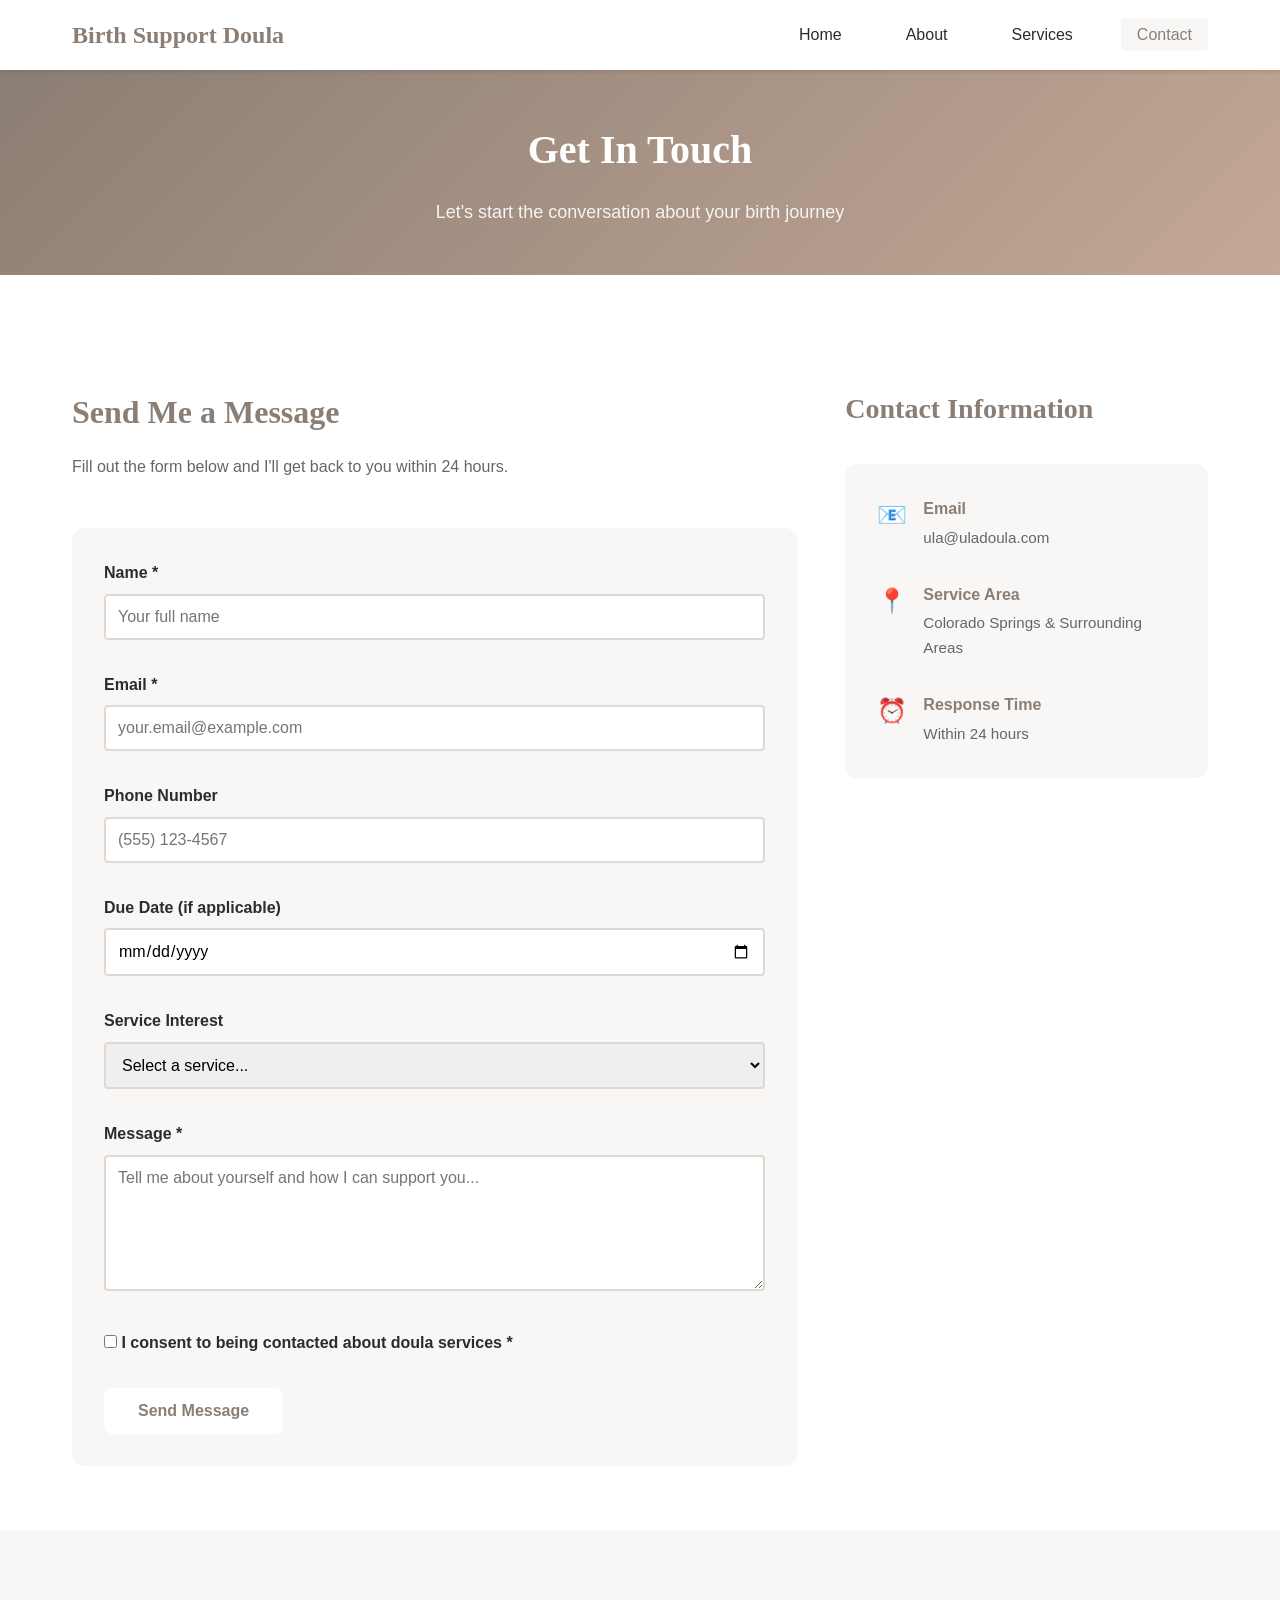
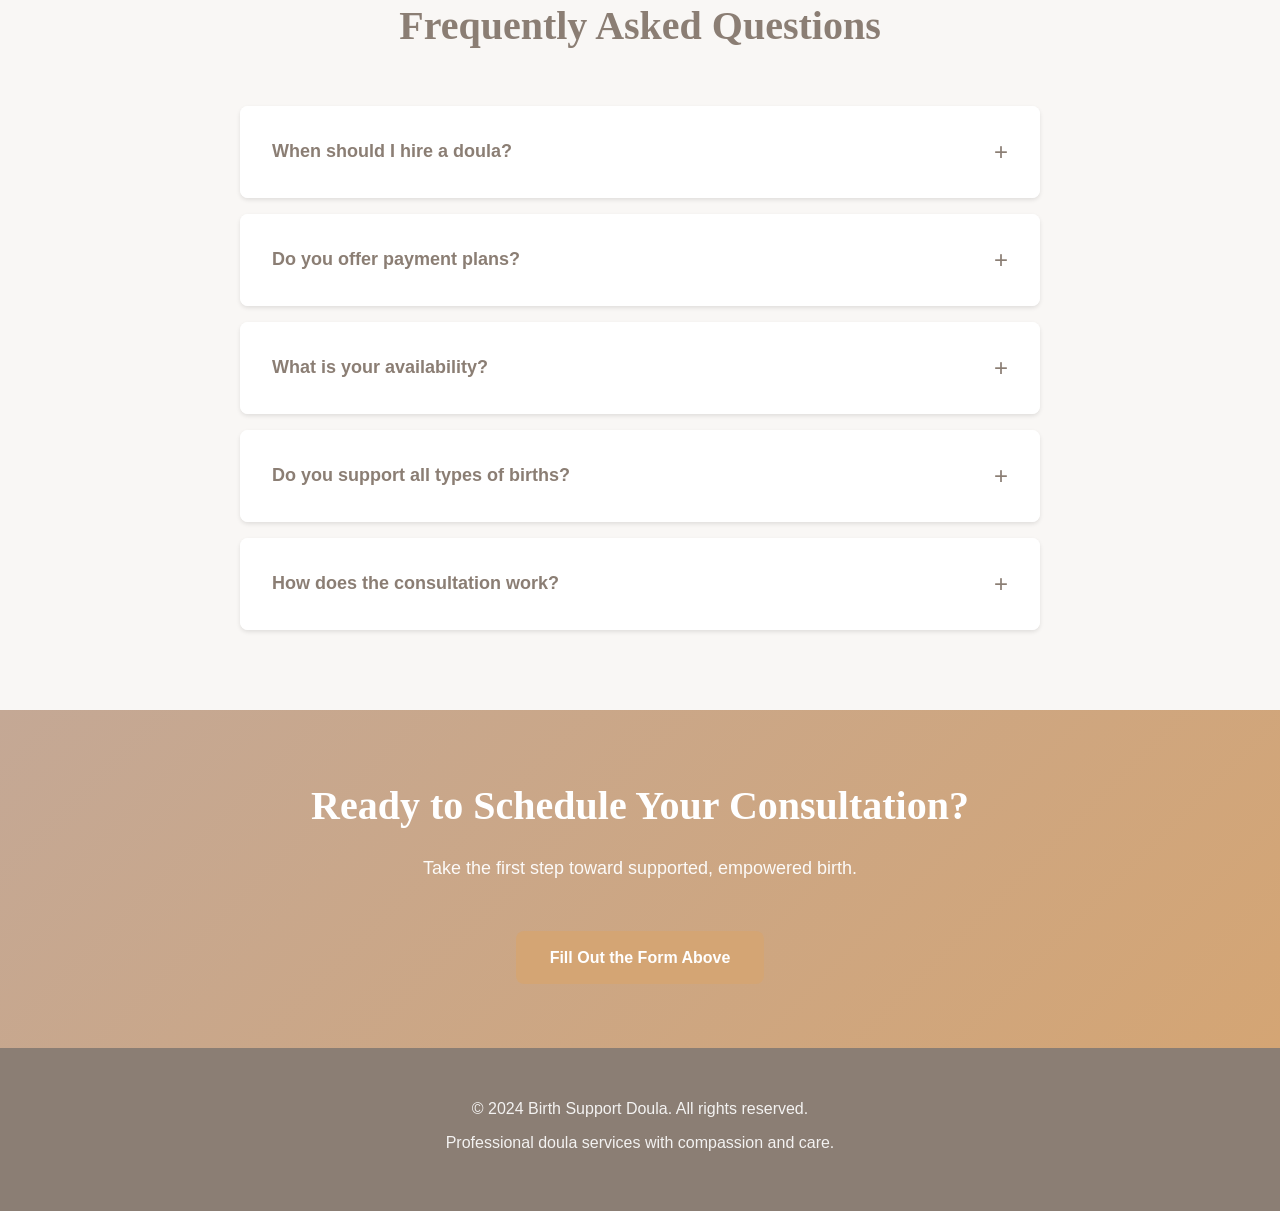
<file: contact.html>
<!DOCTYPE html>
<html lang="en">
<head>
    <meta charset="UTF-8">
    <meta name="viewport" content="width=device-width, initial-scale=1.0">
    <meta name="description" content="Contact us to schedule a consultation and learn more about our doula services.">
    <title>Contact - Birth Support Doula</title>
    <link rel="stylesheet" href="style.css">
</head>
<body>
    <!-- Navigation -->
    <nav class="navbar">
        <div class="container">
            <div class="nav-brand">
                <h1>Birth Support Doula</h1>
            </div>
            <button class="nav-toggle" id="navToggle" aria-label="Toggle navigation">
                <span></span>
                <span></span>
                <span></span>
            </button>
            <ul class="nav-menu" id="navMenu">
                <li><a href="index.html">Home</a></li>
                <li><a href="about.html">About</a></li>
                <li><a href="services.html">Services</a></li>
                <li><a href="contact.html" class="active">Contact</a></li>
            </ul>
        </div>
    </nav>

    <!-- Page Header -->
    <section class="page-header">
        <div class="container">
            <h2>Get In Touch</h2>
            <p>Let's start the conversation about your birth journey</p>
        </div>
    </section>

    <!-- Contact Section -->
    <section class="contact-section section">
        <div class="container">
            <div class="contact-grid">
                <!-- Contact Form -->
                <div class="contact-form-wrapper">
                    <h3>Send Me a Message</h3>
                    <p>Fill out the form below and I'll get back to you within 24 hours.</p>

                    <form id="contactForm" class="contact-form">
                        <div class="form-group">
                            <label for="name">Name *</label>
                            <input
                                type="text"
                                id="name"
                                name="name"
                                required
                                placeholder="Your full name"
                            >
                        </div>

                        <div class="form-group">
                            <label for="email">Email *</label>
                            <input
                                type="email"
                                id="email"
                                name="email"
                                required
                                placeholder="your.email@example.com"
                            >
                        </div>

                        <div class="form-group">
                            <label for="phone">Phone Number</label>
                            <input
                                type="tel"
                                id="phone"
                                name="phone"
                                placeholder="(555) 123-4567"
                            >
                        </div>

                        <div class="form-group">
                            <label for="dueDate">Due Date (if applicable)</label>
                            <input
                                type="date"
                                id="dueDate"
                                name="dueDate"
                            >
                        </div>

                        <div class="form-group">
                            <label for="service">Service Interest</label>
                            <select id="service" name="service">
                                <option value="">Select a service...</option>
                                <option value="birth-doula">Birth Doula Package</option>
                                <option value="postpartum-doula">Postpartum Doula Package</option>
                                <option value="complete-care">Complete Care Package</option>
                                <option value="childbirth-education">Childbirth Education</option>
                                <option value="consultation">Consultation Services</option>
                                <option value="vbac-support">VBAC Support</option>
                                <option value="not-sure">Not sure yet</option>
                            </select>
                        </div>

                        <div class="form-group">
                            <label for="message">Message *</label>
                            <textarea
                                id="message"
                                name="message"
                                rows="6"
                                required
                                placeholder="Tell me about yourself and how I can support you..."
                            ></textarea>
                        </div>

                        <div class="form-group">
                            <label class="checkbox-label">
                                <input type="checkbox" id="consent" name="consent" required>
                                I consent to being contacted about doula services *
                            </label>
                        </div>

                        <button type="submit" class="btn btn-primary">Send Message</button>

                        <div id="formMessage" class="form-message"></div>
                    </form>
                </div>

                <!-- Contact Information -->
                <div class="contact-info">
                    <h3>Contact Information</h3>

                    <div class="contact-details">
                        <div class="contact-item">
                            <div class="contact-icon">📧</div>
                            <div>
                                <h4>Email</h4>
                                <p><a href="mailto:ula@uladoula.com">ula@uladoula.com</a></p>
                            </div>
                        </div>

                        <!-- <div class="contact-item">
                            <div class="contact-icon">📱</div>
                            <!-- <div>
                                <h4>Phone</h4>
                                <p><a href="tel:+15551234567">(555) 123-4567</a></p>
                            </div> -->
                        <!-- </div> --> 

                        <div class="contact-item">
                            <div class="contact-icon">📍</div>
                            <div>
                                <h4>Service Area</h4>
                                <p>Colorado Springs & Surrounding Areas</p>
                            </div>
                        </div>

                        <div class="contact-item">
                            <div class="contact-icon">⏰</div>
                            <div>
                                <h4>Response Time</h4>
                                <p>Within 24 hours</p>
                            </div>
                        </div>
                    </div>

                    <!-- <div class="social-links">
                        <h4>Connect With Me</h4>
                        <div class="social-icons">
                            <a href="#" class="social-link" aria-label="Facebook">
                                <span>f</span>
                            </a>
                            <a href="#" class="social-link" aria-label="Instagram">
                                <span>📷</span>
                            </a>
                            <a href="#" class="social-link" aria-label="LinkedIn">
                                <span>in</span>
                            </a>
                        </div>
                        <p class="social-note"><em>Update these links with your actual social media profiles</em></p>
                    </div> -->
                </div>
            </div>
        </div>
    </section>

    <!-- FAQ Section -->
    <section class="faq-section section bg-light">
        <div class="container">
            <h2 class="section-title">Frequently Asked Questions</h2>

            <div class="faq-list">
                <div class="faq-item">
                    <button class="faq-question" aria-expanded="false">
                        <span>When should I hire a doula?</span>
                        <span class="faq-icon">+</span>
                    </button>
                    <div class="faq-answer">
                        <p>
                            Many families begin looking for a doula during the second trimester, though
                            it's never too early or late to reach out. I recommend connecting as early
                            as possible to ensure availability and allow time for prenatal visits.
                        </p>
                    </div>
                </div>

                <div class="faq-item">
                    <button class="faq-question" aria-expanded="false">
                        <span>Do you offer payment plans?</span>
                        <span class="faq-icon">+</span>
                    </button>
                    <div class="faq-answer">
                        <p>
                            Yes! I offer flexible payment plans to make doula support accessible.
                            We can discuss options that work for your budget during our consultation.
                        </p>
                    </div>
                </div>

                <div class="faq-item">
                    <button class="faq-question" aria-expanded="false">
                        <span>What is your availability?</span>
                        <span class="faq-icon">+</span>
                    </button>
                    <div class="faq-answer">
                        <p>
                            I accept a limited number of clients per month to ensure I can provide
                            quality support. Contact me to check availability for your due date.
                        </p>
                    </div>
                </div>

                <div class="faq-item">
                    <button class="faq-question" aria-expanded="false">
                        <span>Do you support all types of births?</span>
                        <span class="faq-icon">+</span>
                    </button>
                    <div class="faq-answer">
                        <p>
                            Yes! I support births in hospitals, birth centers, and homes. I also
                            support all birth preferences, including medicated, unmedicated, VBAC,
                            and cesarean births.
                        </p>
                    </div>
                </div>

                <div class="faq-item">
                    <button class="faq-question" aria-expanded="false">
                        <span>How does the consultation work?</span>
                        <span class="faq-icon">+</span>
                    </button>
                    <div class="faq-answer">
                        <p>
                            The initial consultation is free and can be done in person, by phone, or
                            via video call. We'll discuss your birth preferences, my services, and
                            whether we're a good fit. There's no obligation to hire me afterward.
                        </p>
                    </div>
                </div>
            </div>
        </div>
    </section>

    <!-- Call to Action -->
    <section class="cta section">
        <div class="container">
            <h2>Ready to Schedule Your Consultation?</h2>
            <p>Take the first step toward supported, empowered birth.</p>
            <a href="#contactForm" class="btn btn-secondary">Fill Out the Form Above</a>
        </div>
    </section>

    <!-- Footer -->
    <footer class="footer">
        <div class="container">
            <p>&copy; 2024 Birth Support Doula. All rights reserved.</p>
            <p>Professional doula services with compassion and care.</p>
        </div>
    </footer>

    <script src="script.js"></script>
</body>
</html>
</file>
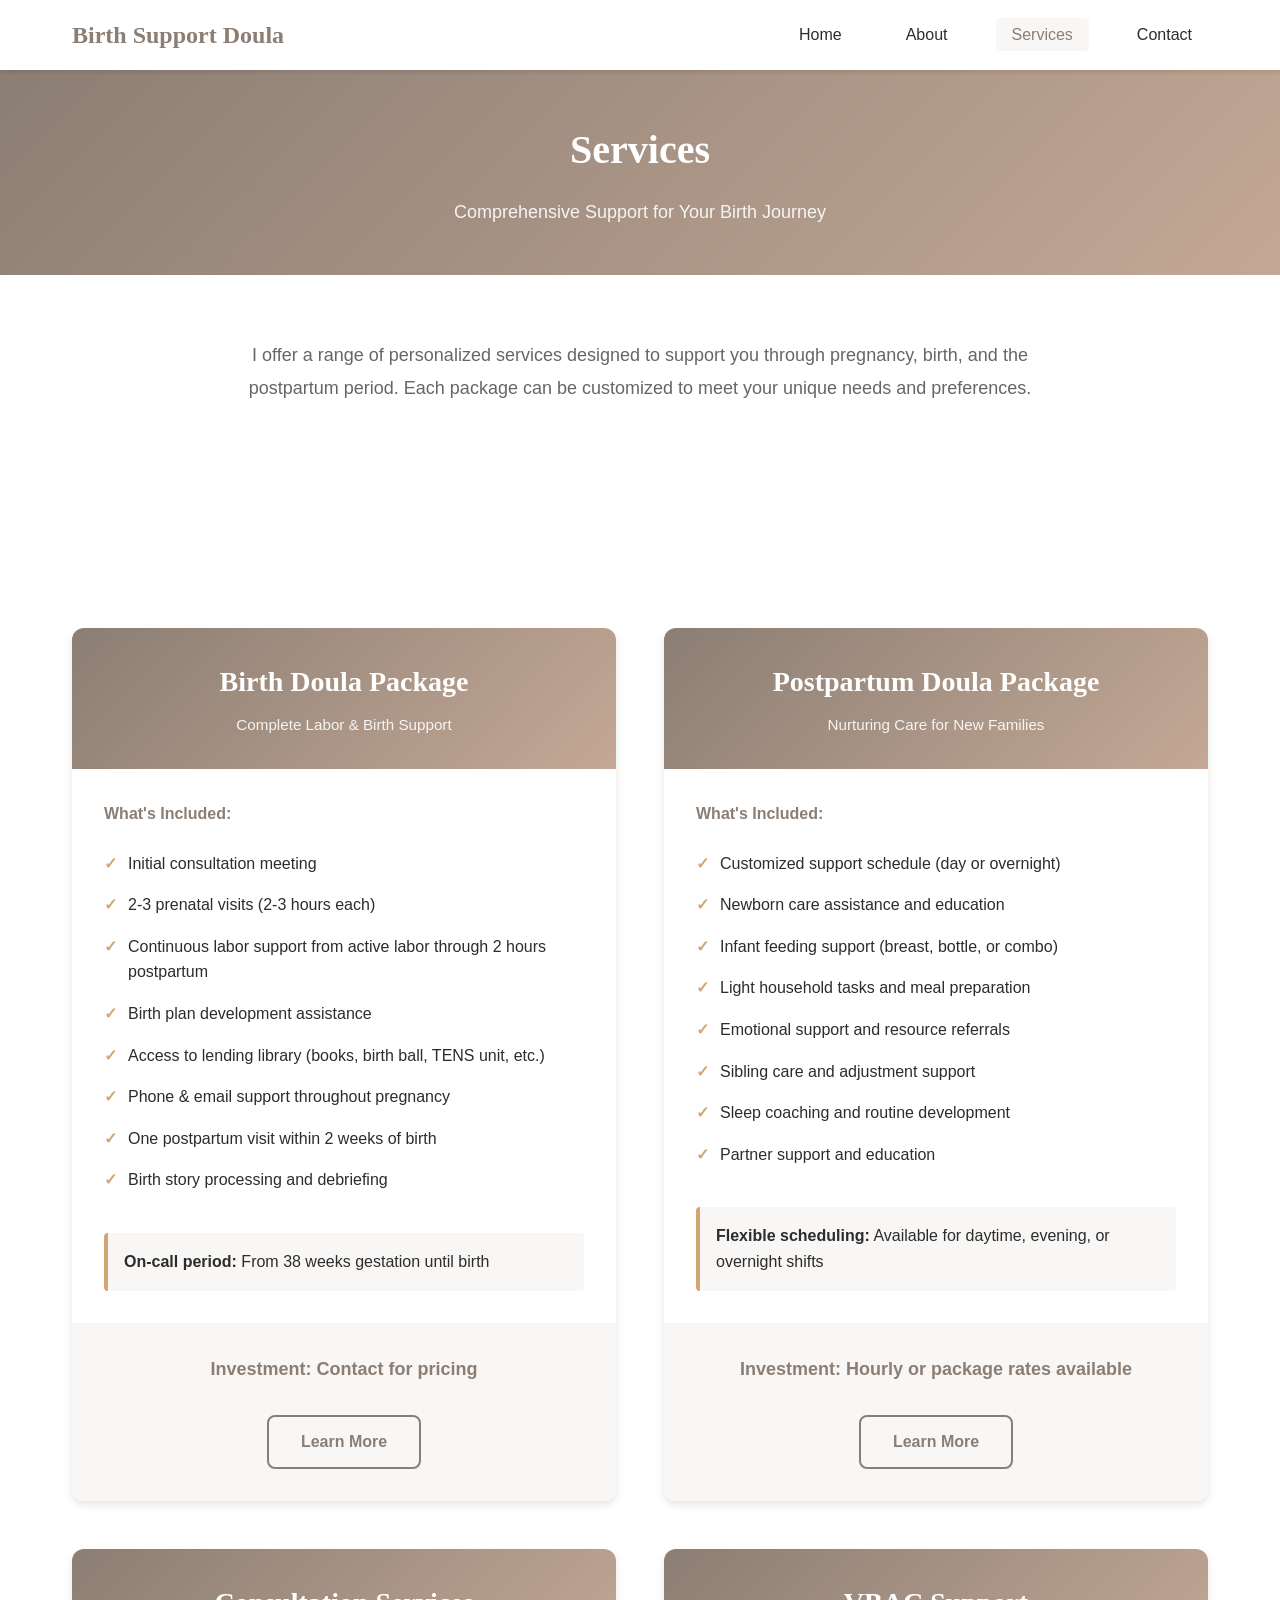
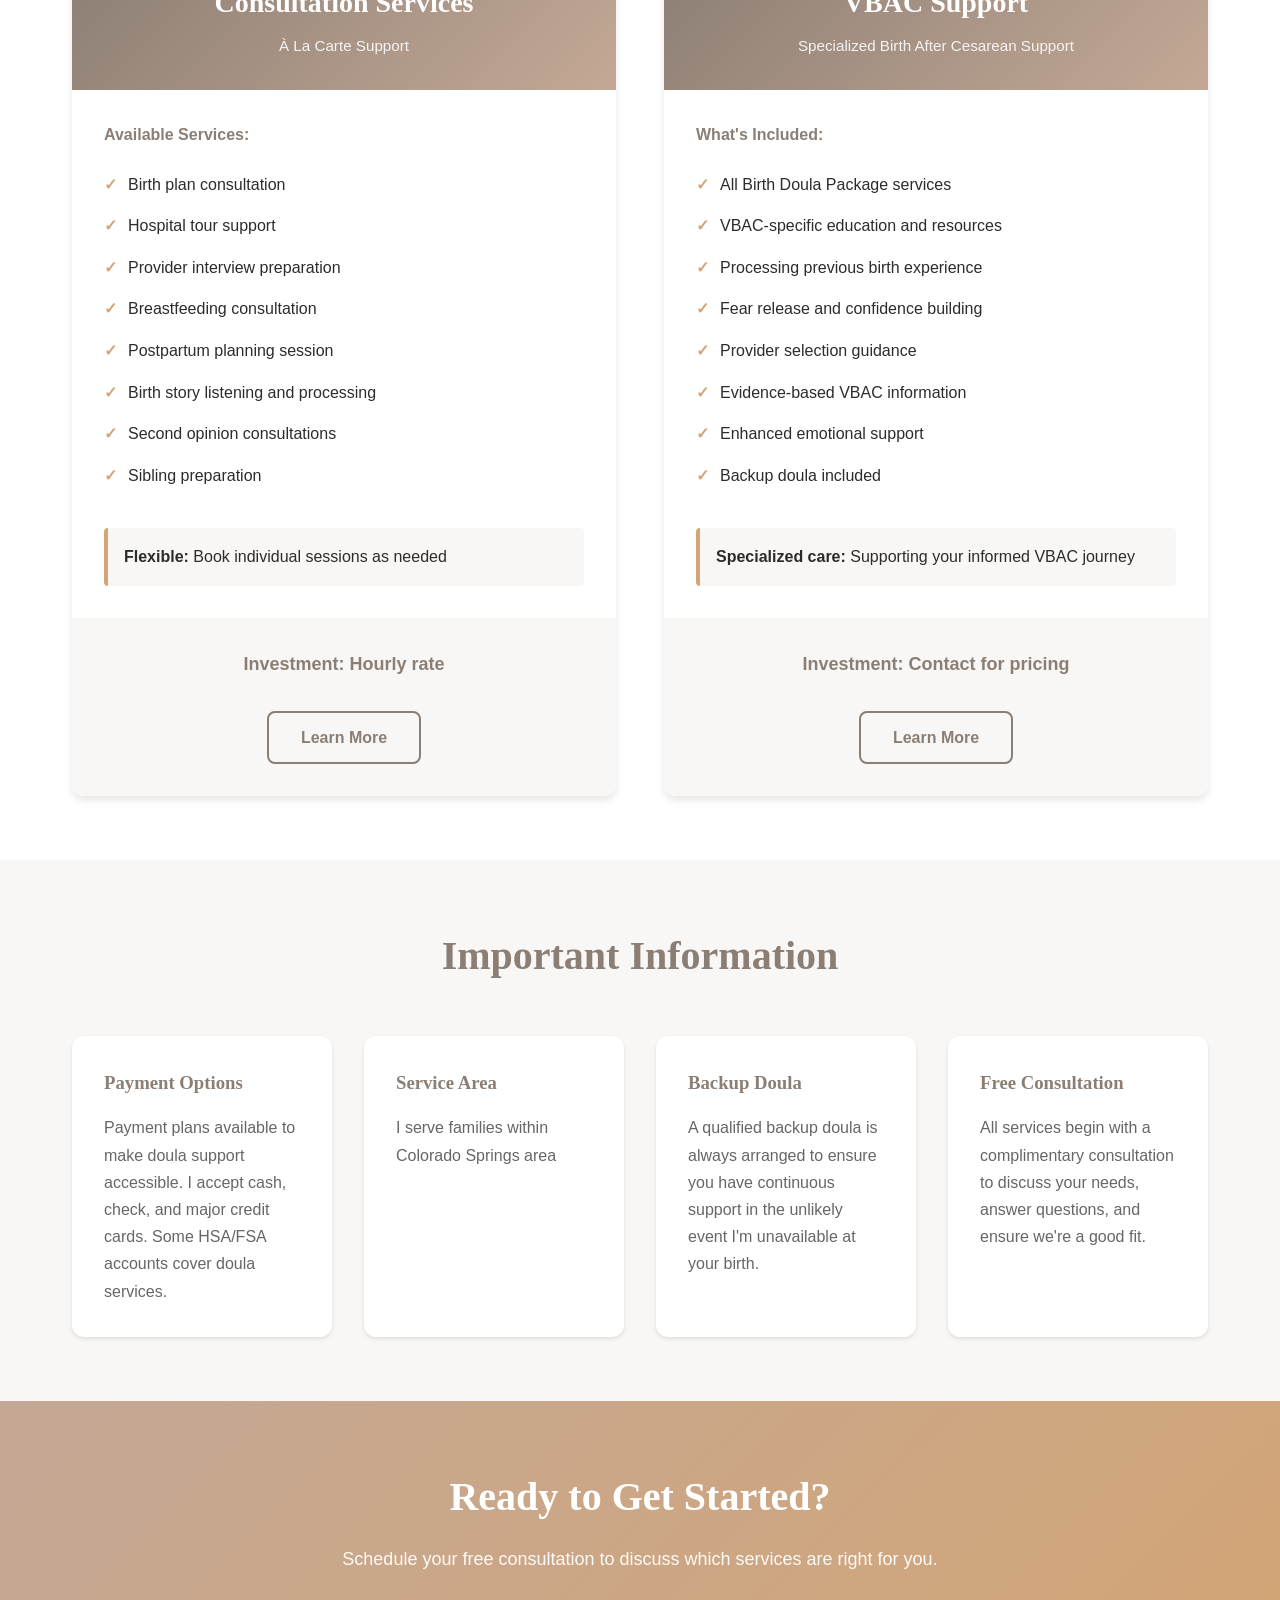
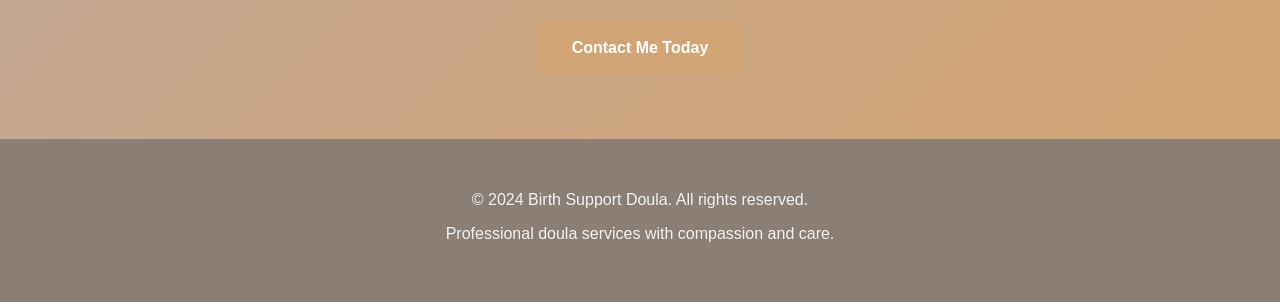
<file: services.html>
<!DOCTYPE html>
<html lang="en">
<head>
    <meta charset="UTF-8">
    <meta name="viewport" content="width=device-width, initial-scale=1.0">
    <meta name="description" content="Comprehensive doula services including birth support, postpartum care, and childbirth education.">
    <title>Services - Birth Support Doula</title>
    <link rel="stylesheet" href="style.css">
</head>
<body>
    <!-- Navigation -->
    <nav class="navbar">
        <div class="container">
            <div class="nav-brand">
                <h1>Birth Support Doula</h1>
            </div>
            <button class="nav-toggle" id="navToggle" aria-label="Toggle navigation">
                <span></span>
                <span></span>
                <span></span>
            </button>
            <ul class="nav-menu" id="navMenu">
                <li><a href="index.html">Home</a></li>
                <li><a href="about.html">About</a></li>
                <li><a href="services.html" class="active">Services</a></li>
                <li><a href="contact.html">Contact</a></li>
            </ul>
        </div>
    </nav>

    <!-- Page Header -->
    <section class="page-header">
        <div class="container">
            <h2>Services</h2>
            <p>Comprehensive Support for Your Birth Journey</p>
        </div>
    </section>

    <!-- Services Overview -->
    <section class="services-intro section">
        <div class="container">
            <p class="section-intro">
                I offer a range of personalized services designed to support you through pregnancy,
                birth, and the postpartum period. Each package can be customized to meet your
                unique needs and preferences.
            </p>
        </div>
    </section>

    <!-- Service Packages -->
    <section class="service-packages section">
        <div class="container">
            <div class="service-grid">
                <!-- Birth Doula Package -->
                <div class="service-card">
                    <div class="service-header">
                        <h3>Birth Doula Package</h3>
                        <p class="service-tagline">Complete Labor & Birth Support</p>
                    </div>
                    <div class="service-content">
                        <h4>What's Included:</h4>
                        <ul>
                            <li>Initial consultation meeting</li>
                            <li>2-3 prenatal visits (2-3 hours each)</li>
                            <li>Continuous labor support from active labor through 2 hours postpartum</li>
                            <li>Birth plan development assistance</li>
                            <li>Access to lending library (books, birth ball, TENS unit, etc.)</li>
                            <li>Phone & email support throughout pregnancy</li>
                            <li>One postpartum visit within 2 weeks of birth</li>
                            <li>Birth story processing and debriefing</li>
                        </ul>
                        <div class="service-note">
                            <strong>On-call period:</strong> From 38 weeks gestation until birth
                        </div>
                    </div>
                    <div class="service-footer">
                        <p class="service-price">Investment: Contact for pricing</p>
                        <a href="contact.html" class="btn btn-outline">Learn More</a>
                    </div>
                </div>

                <!-- Postpartum Doula Package -->
                <div class="service-card">
                    <div class="service-header">
                        <h3>Postpartum Doula Package</h3>
                        <p class="service-tagline">Nurturing Care for New Families</p>
                    </div>
                    <div class="service-content">
                        <h4>What's Included:</h4>
                        <ul>
                            <li>Customized support schedule (day or overnight)</li>
                            <li>Newborn care assistance and education</li>
                            <li>Infant feeding support (breast, bottle, or combo)</li>
                            <li>Light household tasks and meal preparation</li>
                            <li>Emotional support and resource referrals</li>
                            <li>Sibling care and adjustment support</li>
                            <li>Sleep coaching and routine development</li>
                            <li>Partner support and education</li>
                        </ul>
                        <div class="service-note">
                            <strong>Flexible scheduling:</strong> Available for daytime, evening, or overnight shifts
                        </div>
                    </div>
                    <div class="service-footer">
                        <p class="service-price">Investment: Hourly or package rates available</p>
                        <a href="contact.html" class="btn btn-outline">Learn More</a>
                    </div>
                </div>

                <!-- <!-- Complete Care Package -->
                <!-- <div class="service-card featured">
                    <div class="featured-badge">Most Popular</div>
                    <div class="service-header">
                        <h3>Complete Care Package</h3>
                        <p class="service-tagline">Full Spectrum Support</p>
                    </div>
                    <div class="service-content">
                        <h4>What's Included:</h4>
                        <ul>
                            <li>All Birth Doula Package services</li>
                            <li>20 hours of postpartum doula support</li>
                            <li>Childbirth education series (private or group)</li>
                            <li>Newborn care class</li>
                            <li>Breastfeeding preparation session</li>
                            <li>Extended phone/email support through 6 weeks postpartum</li>
                            <li>Seamless transition from pregnancy through early parenthood</li>
                        </ul>
                        <div class="service-note">
                            <strong>Best value:</strong> Comprehensive support at a discounted rate
                        </div>
                    </div>
                    <div class="service-footer">
                        <p class="service-price">Investment: Contact for package pricing</p>
                        <a href="contact.html" class="btn btn-primary">Get Started</a>
                    </div>
                </div> --> 

                <!-- Childbirth Education -->
                <!-- <div class="service-card">
                    <div class="service-header">
                        <h3>Childbirth Education</h3>
                        <p class="service-tagline">Knowledge for Confident Birth</p>
                    </div>
                    <div class="service-content">
                        <h4>What's Included:</h4>
                        <ul>
                            <li>Comprehensive childbirth education</li>
                            <li>Labor stages and what to expect</li>
                            <li>Pain management techniques and options</li>
                            <li>Medical interventions and informed consent</li>
                            <li>Partner support techniques</li>
                            <li>Postpartum preparation</li>
                            <li>Newborn care basics</li>
                            <li>Resource materials and handouts</li>
                        </ul>
                        <div class="service-note">
                            <strong>Format:</strong> Private or small group sessions available
                        </div>
                    </div>
                    <div class="service-footer">
                        <p class="service-price">Investment: Contact for pricing</p>
                        <a href="contact.html" class="btn btn-outline">Learn More</a>
                    </div>
                </div> -->

                <!-- Consultation Services -->
                <div class="service-card">
                    <div class="service-header">
                        <h3>Consultation Services</h3>
                        <p class="service-tagline">À La Carte Support</p>
                    </div>
                    <div class="service-content">
                        <h4>Available Services:</h4>
                        <ul>
                            <li>Birth plan consultation</li>
                            <li>Hospital tour support</li>
                            <li>Provider interview preparation</li>
                            <li>Breastfeeding consultation</li>
                            <li>Postpartum planning session</li>
                            <li>Birth story listening and processing</li>
                            <li>Second opinion consultations</li>
                            <li>Sibling preparation</li>
                        </ul>
                        <div class="service-note">
                            <strong>Flexible:</strong> Book individual sessions as needed
                        </div>
                    </div>
                    <div class="service-footer">
                        <p class="service-price">Investment: Hourly rate</p>
                        <a href="contact.html" class="btn btn-outline">Learn More</a>
                    </div>
                </div>

                <!-- VBAC Support -->
                <div class="service-card">
                    <div class="service-header">
                        <h3>VBAC Support</h3>
                        <p class="service-tagline">Specialized Birth After Cesarean Support</p>
                    </div>
                    <div class="service-content">
                        <h4>What's Included:</h4>
                        <ul>
                            <li>All Birth Doula Package services</li>
                            <li>VBAC-specific education and resources</li>
                            <li>Processing previous birth experience</li>
                            <li>Fear release and confidence building</li>
                            <li>Provider selection guidance</li>
                            <li>Evidence-based VBAC information</li>
                            <li>Enhanced emotional support</li>
                            <li>Backup doula included</li>
                        </ul>
                        <div class="service-note">
                            <strong>Specialized care:</strong> Supporting your informed VBAC journey
                        </div>
                    </div>
                    <div class="service-footer">
                        <p class="service-price">Investment: Contact for pricing</p>
                        <a href="contact.html" class="btn btn-outline">Learn More</a>
                    </div>
                </div>
            </div>
        </div>
    </section>

    <!-- Additional Information -->
    <section class="service-info section bg-light">
        <div class="container">
            <h2 class="section-title">Important Information</h2>
            <div class="info-grid">
                <div class="info-card">
                    <h3>Payment Options</h3>
                    <p>
                        Payment plans available to make doula support accessible. I accept cash,
                        check, and major credit cards. Some HSA/FSA accounts cover doula services.
                    </p>
                </div>
                <div class="info-card">
                    <h3>Service Area</h3>
                    <p>
                        I serve families within Colorado Springs area
                    </p>
                </div>
                <div class="info-card">
                    <h3>Backup Doula</h3>
                    <p>
                        A qualified backup doula is always arranged to ensure you have continuous
                        support in the unlikely event I'm unavailable at your birth.
                    </p>
                </div>
                <div class="info-card">
                    <h3>Free Consultation</h3>
                    <p>
                        All services begin with a complimentary consultation to discuss your needs,
                        answer questions, and ensure we're a good fit.
                    </p>
                </div>
            </div>
        </div>
    </section>

    <!-- Call to Action -->
    <section class="cta section">
        <div class="container">
            <h2>Ready to Get Started?</h2>
            <p>Schedule your free consultation to discuss which services are right for you.</p>
            <a href="contact.html" class="btn btn-secondary">Contact Me Today</a>
        </div>
    </section>

    <!-- Footer -->
    <footer class="footer">
        <div class="container">
            <p>&copy; 2024 Birth Support Doula. All rights reserved.</p>
            <p>Professional doula services with compassion and care.</p>
        </div>
    </footer>

    <script src="script.js"></script>
</body>
</html>
</file>
<file: style.css>
/* ========================================
   CSS Reset & Base Styles
   ======================================== */

* {
    margin: 0;
    padding: 0;
    box-sizing: border-box;
}

:root {
    /* Color Palette */
    --primary-color: #8b7e74;
    --secondary-color: #c4a895;
    --accent-color: #d4a574;
    --text-dark: #2c2c2c;
    --text-light: #666666;
    --background-light: #f9f7f5;
    --white: #ffffff;
    --border-color: #e0d9d3;

    /* Typography */
    --font-primary: 'Segoe UI', Tahoma, Geneva, Verdana, sans-serif;
    --font-secondary: Georgia, 'Times New Roman', serif;

    /* Spacing */
    --spacing-xs: 0.5rem;
    --spacing-sm: 1rem;
    --spacing-md: 2rem;
    --spacing-lg: 3rem;
    --spacing-xl: 4rem;

    /* Border Radius */
    --radius-sm: 4px;
    --radius-md: 8px;
    --radius-lg: 12px;

    /* Shadows */
    --shadow-sm: 0 2px 4px rgba(0, 0, 0, 0.1);
    --shadow-md: 0 4px 8px rgba(0, 0, 0, 0.1);
    --shadow-lg: 0 8px 16px rgba(0, 0, 0, 0.15);

    /* Transitions */
    --transition: all 0.3s ease;
}

html {
    scroll-behavior: smooth;
}

body {
    font-family: var(--font-primary);
    font-size: 16px;
    line-height: 1.6;
    color: var(--text-dark);
    background-color: var(--white);
}

img {
    max-width: 100%;
    height: auto;
    display: block;
}

a {
    text-decoration: none;
    color: inherit;
    transition: var(--transition);
}

ul {
    list-style: none;
}

/* ========================================
   Container & Layout
   ======================================== */

.container {
    max-width: 1200px;
    margin: 0 auto;
    padding: 0 var(--spacing-md);
}

.section {
    padding: var(--spacing-xl) 0;
}

.section-title {
    font-family: var(--font-secondary);
    font-size: 2.5rem;
    color: var(--primary-color);
    text-align: center;
    margin-bottom: var(--spacing-md);
}

.section-intro {
    font-size: 1.125rem;
    line-height: 1.8;
    color: var(--text-light);
    text-align: center;
    max-width: 800px;
    margin: 0 auto var(--spacing-lg) auto;
}

.bg-light {
    background-color: var(--background-light);
}

/* ========================================
   Navigation
   ======================================== */

.navbar {
    background-color: var(--white);
    box-shadow: var(--shadow-sm);
    position: sticky;
    top: 0;
    z-index: 1000;
    padding: var(--spacing-sm) 0;
}

.navbar .container {
    display: flex;
    justify-content: space-between;
    align-items: center;
}

.nav-brand h1 {
    font-family: var(--font-secondary);
    font-size: 1.5rem;
    color: var(--primary-color);
}

.nav-menu {
    display: flex;
    gap: var(--spacing-md);
}

.nav-menu a {
    color: var(--text-dark);
    font-weight: 500;
    padding: var(--spacing-xs) var(--spacing-sm);
    border-radius: var(--radius-sm);
    transition: var(--transition);
}

.nav-menu a:hover,
.nav-menu a.active {
    color: var(--primary-color);
    background-color: var(--background-light);
}

.nav-toggle {
    display: none;
    flex-direction: column;
    gap: 4px;
    background: none;
    border: none;
    cursor: pointer;
    padding: var(--spacing-xs);
}

.nav-toggle span {
    width: 25px;
    height: 3px;
    background-color: var(--primary-color);
    border-radius: 2px;
    transition: var(--transition);
}

/* ========================================
   Hero Section
   ======================================== */

.hero {
    background: linear-gradient(135deg, var(--primary-color) 0%, var(--secondary-color) 100%);
    color: var(--white);
    padding: var(--spacing-xl) 0;
    text-align: center;
    min-height: 500px;
    display: flex;
    align-items: center;
    justify-content: center;
}

.hero-content {
    max-width: 800px;
    margin: 0 auto;
    padding: 0 var(--spacing-md);
}

.hero h2 {
    font-family: var(--font-secondary);
    font-size: 3rem;
    margin-bottom: var(--spacing-md);
    line-height: 1.2;
}

.hero p {
    font-size: 1.25rem;
    margin-bottom: var(--spacing-lg);
    opacity: 0.95;
}

/* ========================================
   Page Header
   ======================================== */

.page-header {
    background: linear-gradient(135deg, var(--primary-color) 0%, var(--secondary-color) 100%);
    color: var(--white);
    padding: var(--spacing-lg) 0;
    text-align: center;
}

.page-header h2 {
    font-family: var(--font-secondary);
    font-size: 2.5rem;
    margin-bottom: var(--spacing-sm);
}

.page-header p {
    font-size: 1.125rem;
    opacity: 0.9;
}

/* ========================================
   Buttons
   ======================================== */

.btn {
    display: inline-block;
    padding: 12px 32px;
    border-radius: var(--radius-md);
    font-weight: 600;
    text-align: center;
    cursor: pointer;
    transition: var(--transition);
    border: 2px solid transparent;
    font-size: 1rem;
}

.btn-primary {
    background-color: var(--white);
    color: var(--primary-color);
}

.btn-primary:hover {
    background-color: var(--background-light);
    transform: translateY(-2px);
    box-shadow: var(--shadow-md);
}

.btn-secondary {
    background-color: var(--accent-color);
    color: var(--white);
}

.btn-secondary:hover {
    background-color: #c29563;
    transform: translateY(-2px);
    box-shadow: var(--shadow-md);
}

.btn-outline {
    background-color: transparent;
    color: var(--primary-color);
    border-color: var(--primary-color);
}

.btn-outline:hover {
    background-color: var(--primary-color);
    color: var(--white);
}

/* ========================================
   Feature Cards
   ======================================== */

.feature-grid {
    display: grid;
    grid-template-columns: repeat(auto-fit, minmax(250px, 1fr));
    gap: var(--spacing-md);
    margin-top: var(--spacing-lg);
}

.feature-card {
    background-color: var(--white);
    padding: var(--spacing-md);
    border-radius: var(--radius-lg);
    text-align: center;
    box-shadow: var(--shadow-sm);
    transition: var(--transition);
}

.feature-card:hover {
    box-shadow: var(--shadow-md);
    transform: translateY(-5px);
}

.feature-icon {
    font-size: 3rem;
    margin-bottom: var(--spacing-sm);
}

.feature-card h3 {
    font-family: var(--font-secondary);
    color: var(--primary-color);
    margin-bottom: var(--spacing-sm);
    font-size: 1.5rem;
}

.feature-card p {
    color: var(--text-light);
}

/* ========================================
   Benefits List
   ======================================== */

.benefits-list {
    display: grid;
    grid-template-columns: repeat(auto-fit, minmax(300px, 1fr));
    gap: var(--spacing-md);
    margin-top: var(--spacing-lg);
}

.benefit-item {
    display: flex;
    align-items: flex-start;
    gap: var(--spacing-sm);
}

.check-icon {
    color: var(--accent-color);
    font-weight: bold;
    font-size: 1.5rem;
    flex-shrink: 0;
}

.benefit-item p {
    font-size: 1.125rem;
    color: var(--text-dark);
}

/* ========================================
   CTA Section
   ======================================== */

.cta {
    background: linear-gradient(135deg, var(--secondary-color) 0%, var(--accent-color) 100%);
    color: var(--white);
    text-align: center;
}

.cta h2 {
    font-family: var(--font-secondary);
    font-size: 2.5rem;
    margin-bottom: var(--spacing-sm);
}

.cta p {
    font-size: 1.125rem;
    margin-bottom: var(--spacing-lg);
    opacity: 0.95;
}

/* ========================================
   About Page
   ======================================== */

.about-grid {
    display: grid;
    grid-template-columns: 1fr 2fr;
    gap: var(--spacing-lg);
    align-items: center;
    margin-top: var(--spacing-lg);
}

.about-image .placeholder-image {
    background-color: var(--background-light);
    border-radius: var(--radius-lg);
    aspect-ratio: 3/4;
    display: flex;
    align-items: center;
    justify-content: center;
    color: var(--text-light);
    border: 2px dashed var(--border-color);
}

.about-text h3 {
    font-family: var(--font-secondary);
    color: var(--primary-color);
    font-size: 2rem;
    margin-bottom: var(--spacing-md);
}

.about-text p {
    color: var(--text-light);
    margin-bottom: var(--spacing-md);
    line-height: 1.8;
}

.philosophy-grid {
    display: grid;
    grid-template-columns: repeat(auto-fit, minmax(250px, 1fr));
    gap: var(--spacing-md);
    margin-top: var(--spacing-lg);
}

.philosophy-card {
    background-color: var(--white);
    padding: var(--spacing-md);
    border-radius: var(--radius-lg);
    box-shadow: var(--shadow-sm);
}

.philosophy-card h3 {
    font-family: var(--font-secondary);
    color: var(--primary-color);
    margin-bottom: var(--spacing-sm);
}

.philosophy-card p {
    color: var(--text-light);
    line-height: 1.7;
}

.cert-list {
    max-width: 600px;
    margin: var(--spacing-lg) auto;
}

.cert-list li {
    padding: var(--spacing-sm);
    margin-bottom: var(--spacing-xs);
    background-color: var(--white);
    border-radius: var(--radius-sm);
    border-left: 4px solid var(--accent-color);
}

.cert-note {
    text-align: center;
    color: var(--text-light);
    font-style: italic;
    margin-top: var(--spacing-md);
}

.testimonial-grid {
    display: grid;
    grid-template-columns: repeat(auto-fit, minmax(300px, 1fr));
    gap: var(--spacing-md);
    margin-top: var(--spacing-lg);
}

.testimonial-card {
    background-color: var(--white);
    padding: var(--spacing-md);
    border-radius: var(--radius-lg);
    box-shadow: var(--shadow-sm);
}

.testimonial-text {
    color: var(--text-dark);
    font-style: italic;
    margin-bottom: var(--spacing-md);
    line-height: 1.7;
}

.testimonial-author {
    color: var(--primary-color);
    font-weight: 600;
}

/* ========================================
   Services Page
   ======================================== */

.service-grid {
    display: grid;
    grid-template-columns: repeat(auto-fit, minmax(350px, 1fr));
    gap: var(--spacing-lg);
    margin-top: var(--spacing-lg);
}

.service-card {
    background-color: var(--white);
    border-radius: var(--radius-lg);
    box-shadow: var(--shadow-md);
    overflow: hidden;
    display: flex;
    flex-direction: column;
    transition: var(--transition);
    position: relative;
}

.service-card:hover {
    box-shadow: var(--shadow-lg);
    transform: translateY(-5px);
}

.service-card.featured {
    border: 3px solid var(--accent-color);
}

.featured-badge {
    position: absolute;
    top: 20px;
    right: -30px;
    background-color: var(--accent-color);
    color: var(--white);
    padding: 5px 40px;
    transform: rotate(45deg);
    font-weight: 600;
    font-size: 0.875rem;
    box-shadow: var(--shadow-sm);
}

.service-header {
    background: linear-gradient(135deg, var(--primary-color) 0%, var(--secondary-color) 100%);
    color: var(--white);
    padding: var(--spacing-md);
    text-align: center;
}

.service-header h3 {
    font-family: var(--font-secondary);
    font-size: 1.75rem;
    margin-bottom: var(--spacing-xs);
}

.service-tagline {
    font-size: 0.95rem;
    opacity: 0.9;
}

.service-content {
    padding: var(--spacing-md);
    flex-grow: 1;
}

.service-content h4 {
    color: var(--primary-color);
    margin-bottom: var(--spacing-sm);
}

.service-content ul {
    list-style: none;
    padding-left: 0;
}

.service-content li {
    padding: var(--spacing-xs) 0;
    padding-left: 1.5rem;
    position: relative;
    color: var(--text-dark);
    line-height: 1.6;
}

.service-content li::before {
    content: "✓";
    position: absolute;
    left: 0;
    color: var(--accent-color);
    font-weight: bold;
}

.service-note {
    margin-top: var(--spacing-md);
    padding: var(--spacing-sm);
    background-color: var(--background-light);
    border-radius: var(--radius-sm);
    border-left: 4px solid var(--accent-color);
}

.service-footer {
    padding: var(--spacing-md);
    background-color: var(--background-light);
    text-align: center;
}

.service-price {
    font-size: 1.125rem;
    font-weight: 600;
    color: var(--primary-color);
    margin-bottom: var(--spacing-md);
}

.info-grid {
    display: grid;
    grid-template-columns: repeat(auto-fit, minmax(250px, 1fr));
    gap: var(--spacing-md);
    margin-top: var(--spacing-lg);
}

.info-card {
    background-color: var(--white);
    padding: var(--spacing-md);
    border-radius: var(--radius-lg);
    box-shadow: var(--shadow-sm);
}

.info-card h3 {
    font-family: var(--font-secondary);
    color: var(--primary-color);
    margin-bottom: var(--spacing-sm);
}

.info-card p {
    color: var(--text-light);
    line-height: 1.7;
}

/* ========================================
   Contact Page
   ======================================== */

.contact-grid {
    display: grid;
    grid-template-columns: 2fr 1fr;
    gap: var(--spacing-lg);
    margin-top: var(--spacing-lg);
}

.contact-form-wrapper h3 {
    font-family: var(--font-secondary);
    color: var(--primary-color);
    font-size: 2rem;
    margin-bottom: var(--spacing-sm);
}

.contact-form-wrapper > p {
    color: var(--text-light);
    margin-bottom: var(--spacing-lg);
}

.contact-form {
    background-color: var(--background-light);
    padding: var(--spacing-md);
    border-radius: var(--radius-lg);
}

.form-group {
    margin-bottom: var(--spacing-md);
}

.form-group label {
    display: block;
    margin-bottom: var(--spacing-xs);
    font-weight: 600;
    color: var(--text-dark);
}

.form-group input,
.form-group select,
.form-group textarea {
    width: 100%;
    padding: 12px;
    border: 2px solid var(--border-color);
    border-radius: var(--radius-sm);
    font-family: var(--font-primary);
    font-size: 1rem;
    transition: var(--transition);
}

.form-group input:focus,
.form-group select:focus,
.form-group textarea:focus {
    outline: none;
    border-color: var(--primary-color);
}

.checkbox-label {
    display: flex;
    align-items: center;
    gap: var(--spacing-xs);
    font-weight: 400;
}

.checkbox-label input[type="checkbox"] {
    width: auto;
}

.form-message {
    margin-top: var(--spacing-md);
    padding: var(--spacing-sm);
    border-radius: var(--radius-sm);
    text-align: center;
    display: none;
}

.form-message.success {
    display: block;
    background-color: #d4edda;
    color: #155724;
    border: 1px solid #c3e6cb;
}

.form-message.error {
    display: block;
    background-color: #f8d7da;
    color: #721c24;
    border: 1px solid #f5c6cb;
}

.contact-info h3 {
    font-family: var(--font-secondary);
    color: var(--primary-color);
    font-size: 1.75rem;
    margin-bottom: var(--spacing-md);
}

.contact-details {
    background-color: var(--background-light);
    padding: var(--spacing-md);
    border-radius: var(--radius-lg);
    margin-bottom: var(--spacing-md);
}

.contact-item {
    display: flex;
    gap: var(--spacing-sm);
    margin-bottom: var(--spacing-md);
    align-items: flex-start;
}

.contact-item:last-child {
    margin-bottom: 0;
}

.contact-icon {
    font-size: 1.5rem;
    flex-shrink: 0;
}

.contact-item h4 {
    color: var(--primary-color);
    margin-bottom: 4px;
    font-size: 1rem;
}

.contact-item p,
.contact-item a {
    color: var(--text-light);
    font-size: 0.95rem;
}

.contact-item a:hover {
    color: var(--primary-color);
}

.social-links {
    background-color: var(--background-light);
    padding: var(--spacing-md);
    border-radius: var(--radius-lg);
}

.social-links h4 {
    color: var(--primary-color);
    margin-bottom: var(--spacing-sm);
}

.social-icons {
    display: flex;
    gap: var(--spacing-sm);
    margin-bottom: var(--spacing-sm);
}

.social-link {
    width: 40px;
    height: 40px;
    background-color: var(--primary-color);
    color: var(--white);
    border-radius: 50%;
    display: flex;
    align-items: center;
    justify-content: center;
    transition: var(--transition);
}

.social-link:hover {
    background-color: var(--accent-color);
    transform: translateY(-3px);
}

.social-note {
    color: var(--text-light);
    font-size: 0.875rem;
}

/* ========================================
   FAQ Section
   ======================================== */

.faq-list {
    max-width: 800px;
    margin: var(--spacing-lg) auto 0;
}

.faq-item {
    background-color: var(--white);
    margin-bottom: var(--spacing-sm);
    border-radius: var(--radius-md);
    overflow: hidden;
    box-shadow: var(--shadow-sm);
}

.faq-question {
    width: 100%;
    padding: var(--spacing-md);
    background-color: var(--white);
    border: none;
    text-align: left;
    font-size: 1.125rem;
    font-weight: 600;
    color: var(--primary-color);
    cursor: pointer;
    display: flex;
    justify-content: space-between;
    align-items: center;
    transition: var(--transition);
}

.faq-question:hover {
    background-color: var(--background-light);
}

.faq-icon {
    font-size: 1.5rem;
    font-weight: 300;
    transition: var(--transition);
}

.faq-question[aria-expanded="true"] .faq-icon {
    transform: rotate(45deg);
}

.faq-answer {
    max-height: 0;
    overflow: hidden;
    transition: max-height 0.3s ease;
}

.faq-answer p {
    padding: 0 var(--spacing-md) var(--spacing-md);
    color: var(--text-light);
    line-height: 1.7;
}

/* ========================================
   Footer
   ======================================== */

.footer {
    background-color: var(--primary-color);
    color: var(--white);
    padding: var(--spacing-lg) 0;
    text-align: center;
}

.footer p {
    margin-bottom: var(--spacing-xs);
    opacity: 0.9;
}

/* ========================================
   Responsive Design
   ======================================== */

@media (max-width: 968px) {
    .about-grid {
        grid-template-columns: 1fr;
    }

    .contact-grid {
        grid-template-columns: 1fr;
    }
}

@media (max-width: 768px) {
    .nav-menu {
        position: fixed;
        left: -100%;
        top: 70px;
        flex-direction: column;
        background-color: var(--white);
        width: 100%;
        text-align: center;
        transition: 0.3s;
        box-shadow: var(--shadow-md);
        padding: var(--spacing-md) 0;
    }

    .nav-menu.active {
        left: 0;
    }

    .nav-toggle {
        display: flex;
    }

    .hero h2 {
        font-size: 2rem;
    }

    .hero p {
        font-size: 1.125rem;
    }

    .section-title {
        font-size: 2rem;
    }

    .page-header h2 {
        font-size: 2rem;
    }

    .feature-grid,
    .service-grid,
    .philosophy-grid,
    .testimonial-grid,
    .info-grid {
        grid-template-columns: 1fr;
    }

    .benefits-list {
        grid-template-columns: 1fr;
    }
}

@media (max-width: 480px) {
    .hero h2 {
        font-size: 1.75rem;
    }

    .section-title {
        font-size: 1.75rem;
    }

    .btn {
        display: block;
        width: 100%;
    }
}
</file>
